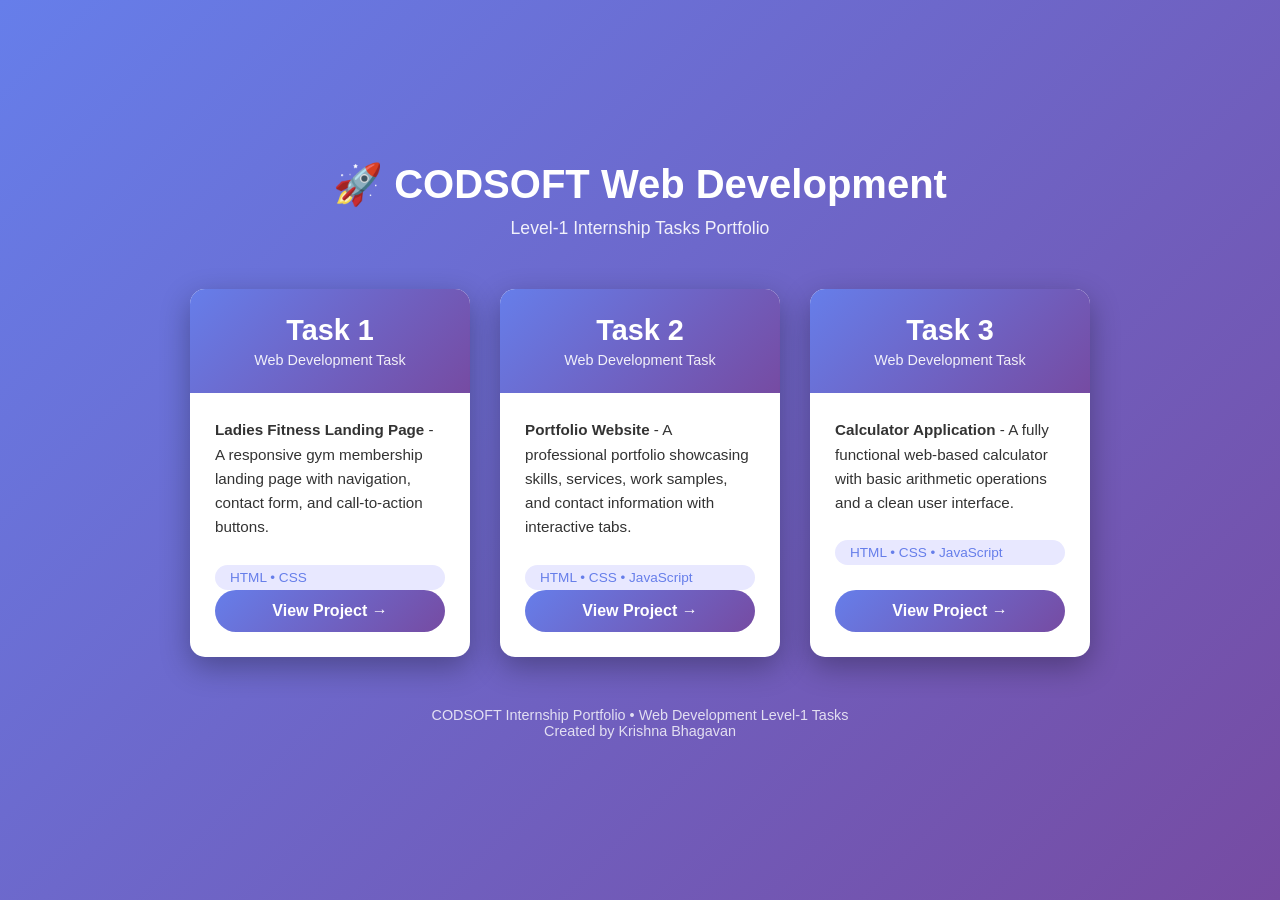
<file: index.html>
<!DOCTYPE html>
<html lang="en">
<head>
    <meta charset="UTF-8">
    <meta name="viewport" content="width=device-width, initial-scale=1.0">
    <title>CODSOFT Projects - Web Development Tasks</title>
    <style>
        * {
            margin: 0;
            padding: 0;
            box-sizing: border-box;
        }

        body {
            font-family: 'Segoe UI', Tahoma, Geneva, Verdana, sans-serif;
            background: linear-gradient(135deg, #667eea 0%, #764ba2 100%);
            min-height: 100vh;
            display: flex;
            align-items: center;
            justify-content: center;
            padding: 20px;
        }

        .container {
            max-width: 900px;
            width: 100%;
        }

        h1 {
            text-align: center;
            color: white;
            margin-bottom: 10px;
            font-size: 2.5em;
        }

        .subtitle {
            text-align: center;
            color: rgba(255, 255, 255, 0.9);
            margin-bottom: 50px;
            font-size: 1.1em;
        }

        .projects-grid {
            display: grid;
            grid-template-columns: repeat(auto-fit, minmax(280px, 1fr));
            gap: 30px;
        }

        .project-card {
            background: white;
            border-radius: 15px;
            overflow: hidden;
            box-shadow: 0 10px 30px rgba(0, 0, 0, 0.3);
            transition: transform 0.3s ease, box-shadow 0.3s ease;
            display: flex;
            flex-direction: column;
        }

        .project-card:hover {
            transform: translateY(-10px);
            box-shadow: 0 15px 40px rgba(0, 0, 0, 0.4);
        }

        .project-header {
            background: linear-gradient(135deg, #667eea 0%, #764ba2 100%);
            color: white;
            padding: 25px;
            text-align: center;
        }

        .project-header h2 {
            font-size: 1.8em;
            margin-bottom: 5px;
        }

        .project-number {
            font-size: 0.9em;
            opacity: 0.9;
        }

        .project-content {
            padding: 25px;
            flex-grow: 1;
            display: flex;
            flex-direction: column;
        }

        .project-description {
            color: #333;
            margin-bottom: 15px;
            font-size: 0.95em;
            line-height: 1.6;
        }

        .project-link {
            margin-top: auto;
            display: inline-block;
            background: linear-gradient(135deg, #667eea 0%, #764ba2 100%);
            color: white;
            text-decoration: none;
            padding: 12px 30px;
            border-radius: 25px;
            text-align: center;
            font-weight: 600;
            transition: opacity 0.3s ease;
        }

        .project-link:hover {
            opacity: 0.9;
        }

        .badge {
            display: inline-block;
            background: #e8e8ff;
            color: #667eea;
            padding: 5px 15px;
            border-radius: 20px;
            font-size: 0.85em;
            margin-top: 10px;
        }

        footer {
            text-align: center;
            margin-top: 50px;
            color: rgba(255, 255, 255, 0.8);
            font-size: 0.9em;
        }

        @media (max-width: 768px) {
            h1 {
                font-size: 1.8em;
            }

            .projects-grid {
                grid-template-columns: 1fr;
            }
        }
    </style>
</head>
<body>
    <div class="container">
        <h1>🚀 CODSOFT Web Development</h1>
        <p class="subtitle">Level-1 Internship Tasks Portfolio</p>
        
        <div class="projects-grid">
            <!-- Task 1 -->
            <div class="project-card">
                <div class="project-header">
                    <h2>Task 1</h2>
                    <p class="project-number">Web Development Task</p>
                </div>
                <div class="project-content">
                    <p class="project-description">
                        <strong>Ladies Fitness Landing Page</strong> - A responsive gym membership landing page with navigation, contact form, and call-to-action buttons.
                    </p>
                    <span class="badge">HTML • CSS</span>
                    <a href="Task1.html" class="project-link">View Project →</a>
                </div>
            </div>

            <!-- Task 2 -->
            <div class="project-card">
                <div class="project-header">
                    <h2>Task 2</h2>
                    <p class="project-number">Web Development Task</p>
                </div>
                <div class="project-content">
                    <p class="project-description">
                        <strong>Portfolio Website</strong> - A professional portfolio showcasing skills, services, work samples, and contact information with interactive tabs.
                    </p>
                    <span class="badge">HTML • CSS • JavaScript</span>
                    <a href="Task_2.html" class="project-link">View Project →</a>
                </div>
            </div>

            <!-- Task 3 -->
            <div class="project-card">
                <div class="project-header">
                    <h2>Task 3</h2>
                    <p class="project-number">Web Development Task</p>
                </div>
                <div class="project-content">
                    <p class="project-description">
                        <strong>Calculator Application</strong> - A fully functional web-based calculator with basic arithmetic operations and a clean user interface.
                    </p>
                    <span class="badge">HTML • CSS • JavaScript</span>
                    <a href="Task3.html" class="project-link">View Project →</a>
                </div>
            </div>
        </div>

        <footer>
            <p>CODSOFT Internship Portfolio • Web Development Level-1 Tasks</p>
            <p>Created by Krishna Bhagavan</p>
        </footer>
    </div>
</body>
</html>
</file>
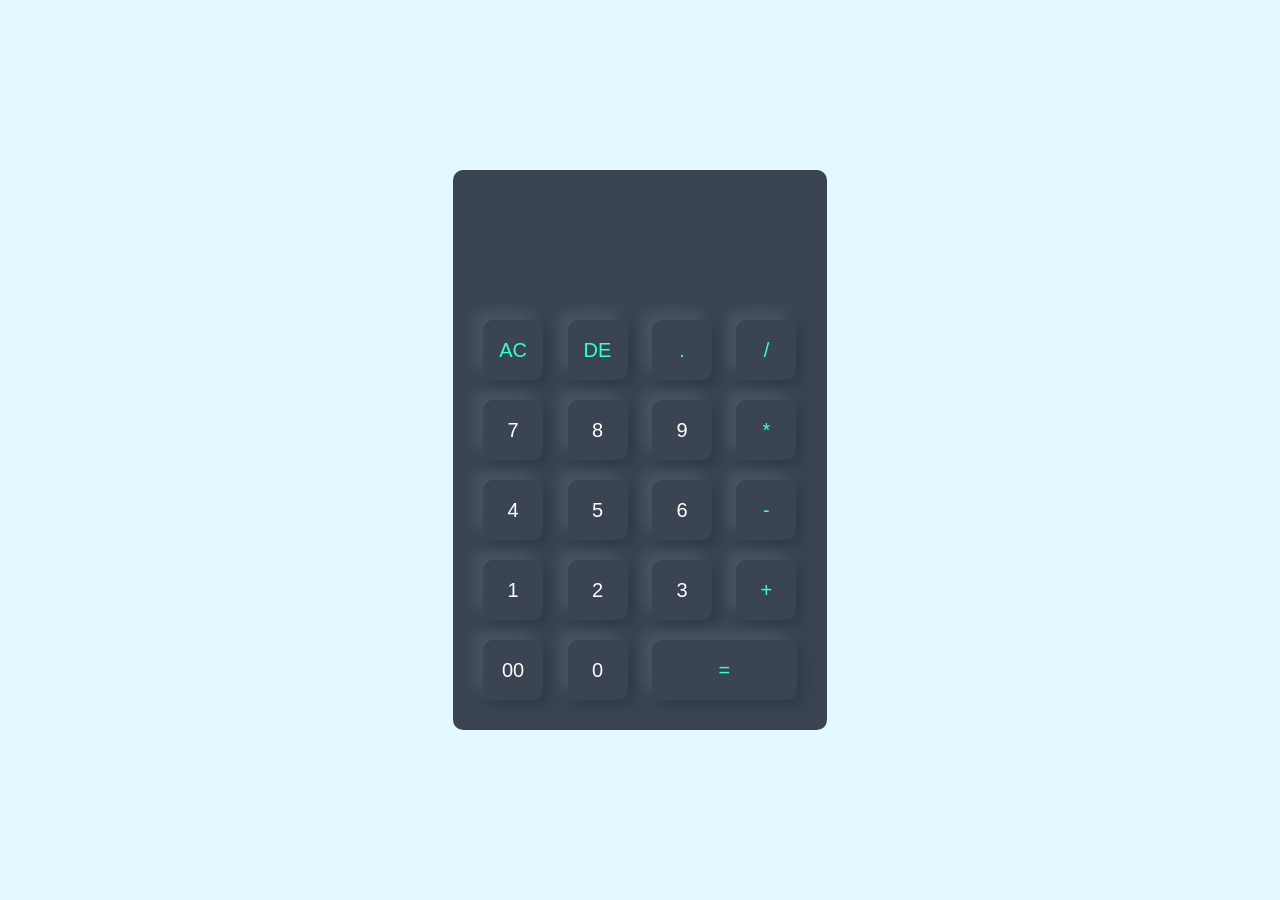
<file: Task3.html>
<!DOCTYPE html>
<html lang="en">
<head>
    <meta charset="UTF-8">
    <meta name="viewport" content="width=device-width, initial-scale=1.0">
    <title>Calculator</title>
    <link rel="stylesheet" href="Task3.css">
</head>
<body>
    <div class="container">
        <div class="calculator">
            <form >
                <div class="display">
                    <input type="text" name="display">
                </div>
                <div>
                    <input type="button" value="AC" onclick="display.value = '' " class="operator">
                    <input type="button" value="DE" onclick="display.value = display.value.toString().slice(0,-1)" class="operator">
                    <input type="button" value="." onclick="display.value += '.'" class="operator">
                    <input type="button" value="/" onclick="display.value += '/'" class="operator">
                </div>
                <div>
                    <input type="button" value="7" onclick="display.value += '7'">
                    <input type="button" value="8" onclick="display.value += '8'">
                    <input type="button" value="9" onclick="display.value += '9'">
                    <input type="button" value="*" onclick="display.value += '*'" class="operator">
                </div>
                <div>
                    <input type="button" value="4" onclick="display.value += '4'">
                    <input type="button" value="5" onclick="display.value += '5'">
                    <input type="button" value="6" onclick="display.value += '6'">
                    <input type="button" value="-" onclick="display.value += '-'" class="operator">
                </div>
                <div>
                    <input type="button" value="1" onclick="display.value += '1'">
                    <input type="button" value="2" onclick="display.value += '2'">
                    <input type="button" value="3" onclick="display.value += '3'">
                    <input type="button" value="+" onclick="display.value += '+'" class="operator">
                </div>
                <div>
                    <input type="button" value="00" onclick="display.value += '00'">
                    <input type="button" value="0" onclick="display.value += '0'">
                    <input type="button" value="=" onclick="display.value = eval(display.value)"  class="equal operator">
                </div>
            </form>
        </div>
    </div>
</body>
</html>
</file>
<file: Task3.css>
*{
    margin: 0;
    padding: 0;
    font-family: 'Poppins',sans-serif;
    box-sizing: border-box;
}
.container{
    width: 100%;
    height: 100vh;
    background-color: #e3f9ff;
    display: flex;
    align-items: center;
    justify-content: center;
}
.calculator{
    background: #3a4452;
    padding: 20px;
    border-radius: 10px;
}
.calculator form input{
    border: 0;
    outline:0 ;
    width: 60px;
    height: 60px;
    border-radius: 10px;
    box-shadow: -8px -8px 15px rgba(255, 255, 255, 0.1), 5px 5px 15px rgba(0,0,0,0.2);
    background: transparent;
    font-size: 20px;
    color:#fff;
    cursor: pointer;
    margin:10px;
}
form .display {
    display: flex;
    justify-content: center;
    margin: 20px 0;
}
form .display input{
    text-align: right;
    flex: 1;
    font-size: 45px;
    box-shadow: none;
}
form input.equal{
     width: 145px;   
}
form input.operator {
    color: #33ffd8;
}
</file>
